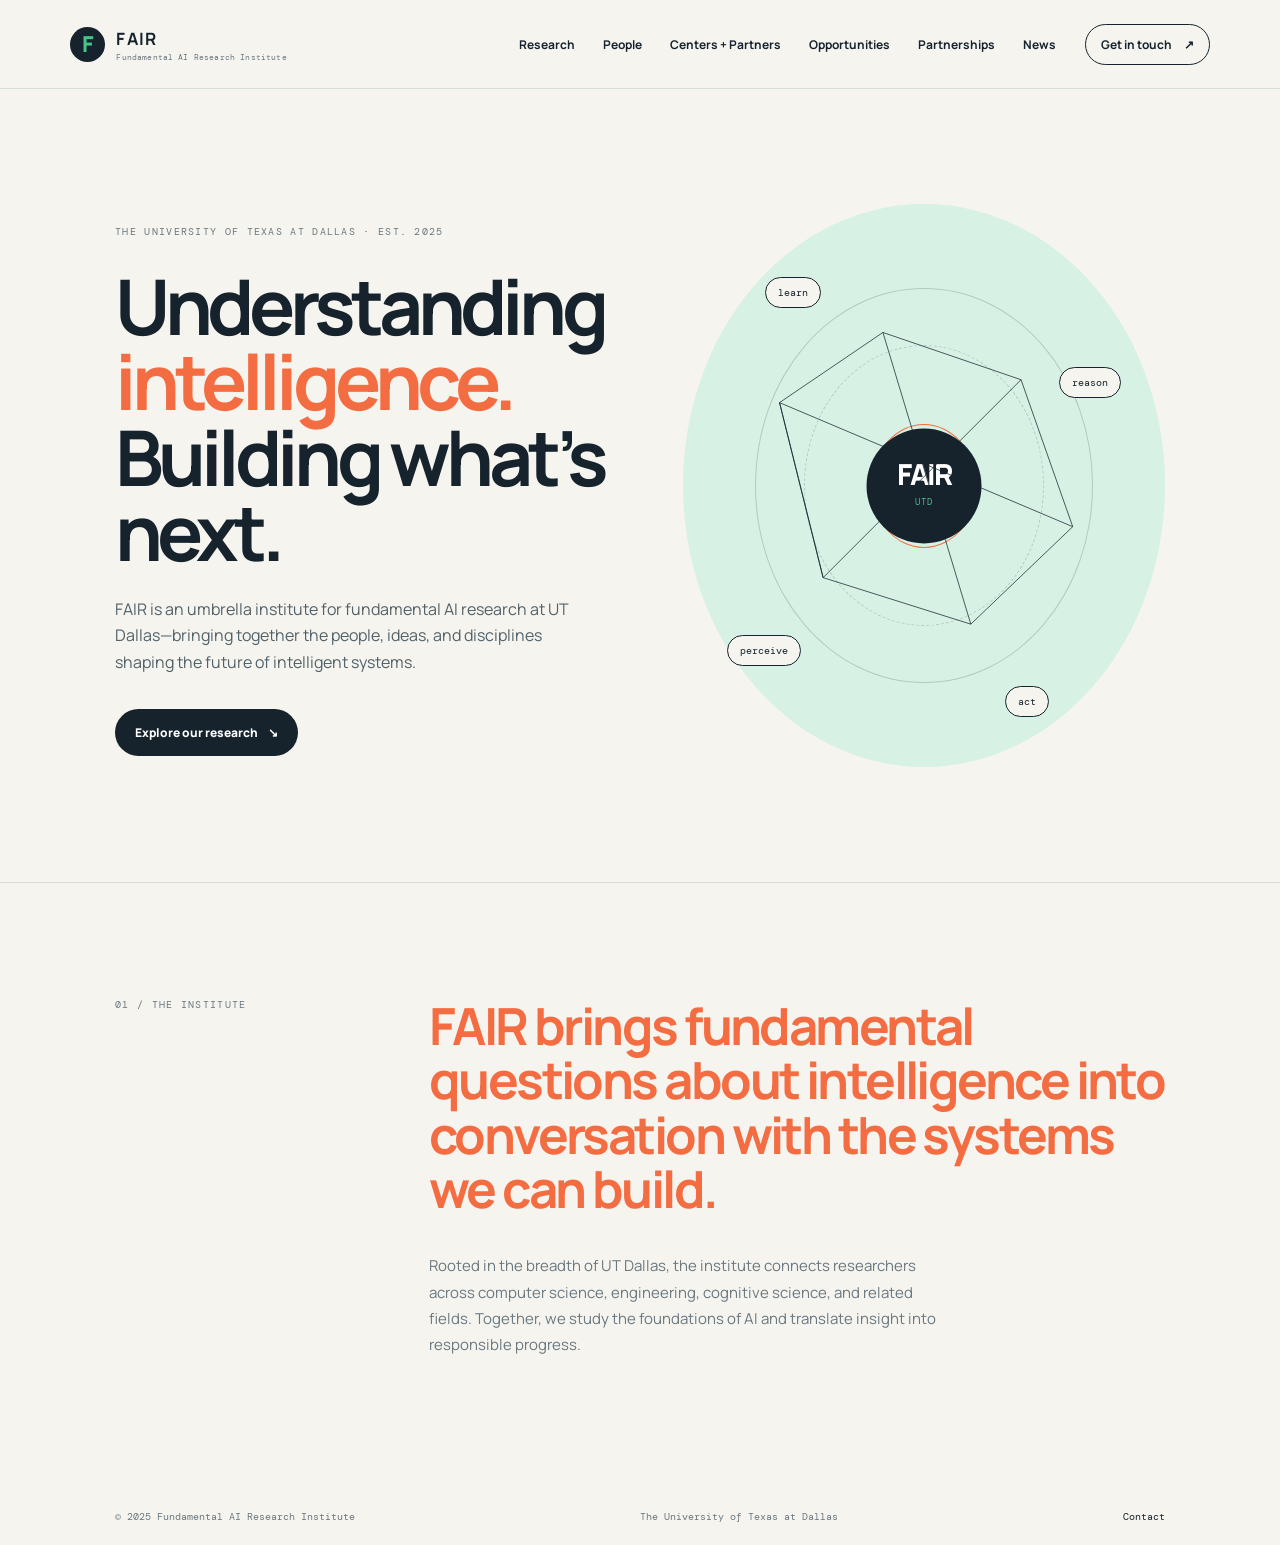
<file: index.html>
<!doctype html>
<html lang="en">
<head>
  <meta charset="UTF-8">
  <meta name="viewport" content="width=device-width, initial-scale=1">
  <meta name="description" content="Fundamental AI Research Institute at The University of Texas at Dallas.">
  <title>Fundamental AI Research Institute — FAIR</title>
  <link rel="preconnect" href="https://fonts.googleapis.com">
  <link rel="preconnect" href="https://fonts.gstatic.com" crossorigin>
  <link href="https://fonts.googleapis.com/css2?family=DM+Mono:wght@400;500&family=Manrope:wght@400;500;600;700;800&display=swap" rel="stylesheet">
  <link rel="stylesheet" href="styles.css">
</head>
<body>
  <div class="site-shell">
    <header class="topbar">
      <a class="brand" href="index.html" aria-label="FAIR home">
        <span class="brand-mark">F</span>
        <span><strong>FAIR</strong><small>Fundamental AI Research Institute</small></span>
      </a>
      <button class="menu-toggle" aria-label="Toggle menu" aria-expanded="false"><span></span><span></span></button>
      <nav class="nav" aria-label="Main navigation">
      <a href="research.html">Research </a>
      <a href="people.html">People </a>
      <a href="centers.html">Centers + Partners </a>
      <a href="opportunities.html">Opportunities </a>
      <a href="partnerships.html">Partnerships </a>
      <a href="news.html">News </a>
      <a class="nav-contact" href="contact.html">Get in touch <span>↗</span></a>
      </nav>
    </header>
    <main>
<section class="hero page-section" id="home">
  <div class="hero-copy">
    <p class="eyebrow">The University of Texas at Dallas · Est. 2025</p>
    <h1>Understanding<br><em>intelligence.</em><br>Building what’s next.</h1>
    <p class="hero-intro">FAIR is an umbrella institute for fundamental AI research at UT Dallas—bringing together the people, ideas, and disciplines shaping the future of intelligent systems.</p>
    <a class="button button-dark" href="research.html">Explore our research <span>↘</span></a>
  </div>
  <div class="hero-visual"><div class="orbit orbit-one"></div><div class="orbit orbit-two"></div><div class="orbit orbit-three"></div><div class="core">FAIR<span>UTD</span></div><span class="node node-a">learn</span><span class="node node-b">reason</span><span class="node node-c">perceive</span><span class="node node-d">act</span><svg class="constellation" viewBox="0 0 600 600" aria-hidden="true"><path d="M105 187L245 92 432 156 502 355 364 487 164 424zM245 92l119 395M432 156L164 424M105 187l397 168M105 187l59 237" /></svg></div>
</section>
<section class="statement page-section">
  <div class="section-label">01 / The institute</div>
  <div class="statement-content"><p class="display-copy">FAIR brings fundamental questions about intelligence into conversation with the systems we can build.</p><p class="body-copy">Rooted in the breadth of UT Dallas, the institute connects researchers across computer science, engineering, cognitive science, and related fields. Together, we study the foundations of AI and translate insight into responsible progress.</p></div>
</section>

    </main>
    <footer class="footer">
      <span>© 2025 Fundamental AI Research Institute</span>
      <span>The University of Texas at Dallas</span>
      <a href="contact.html">Contact</a>
    </footer>
  </div>
  <script src="app.js"></script>
</body>
</html>
</file>
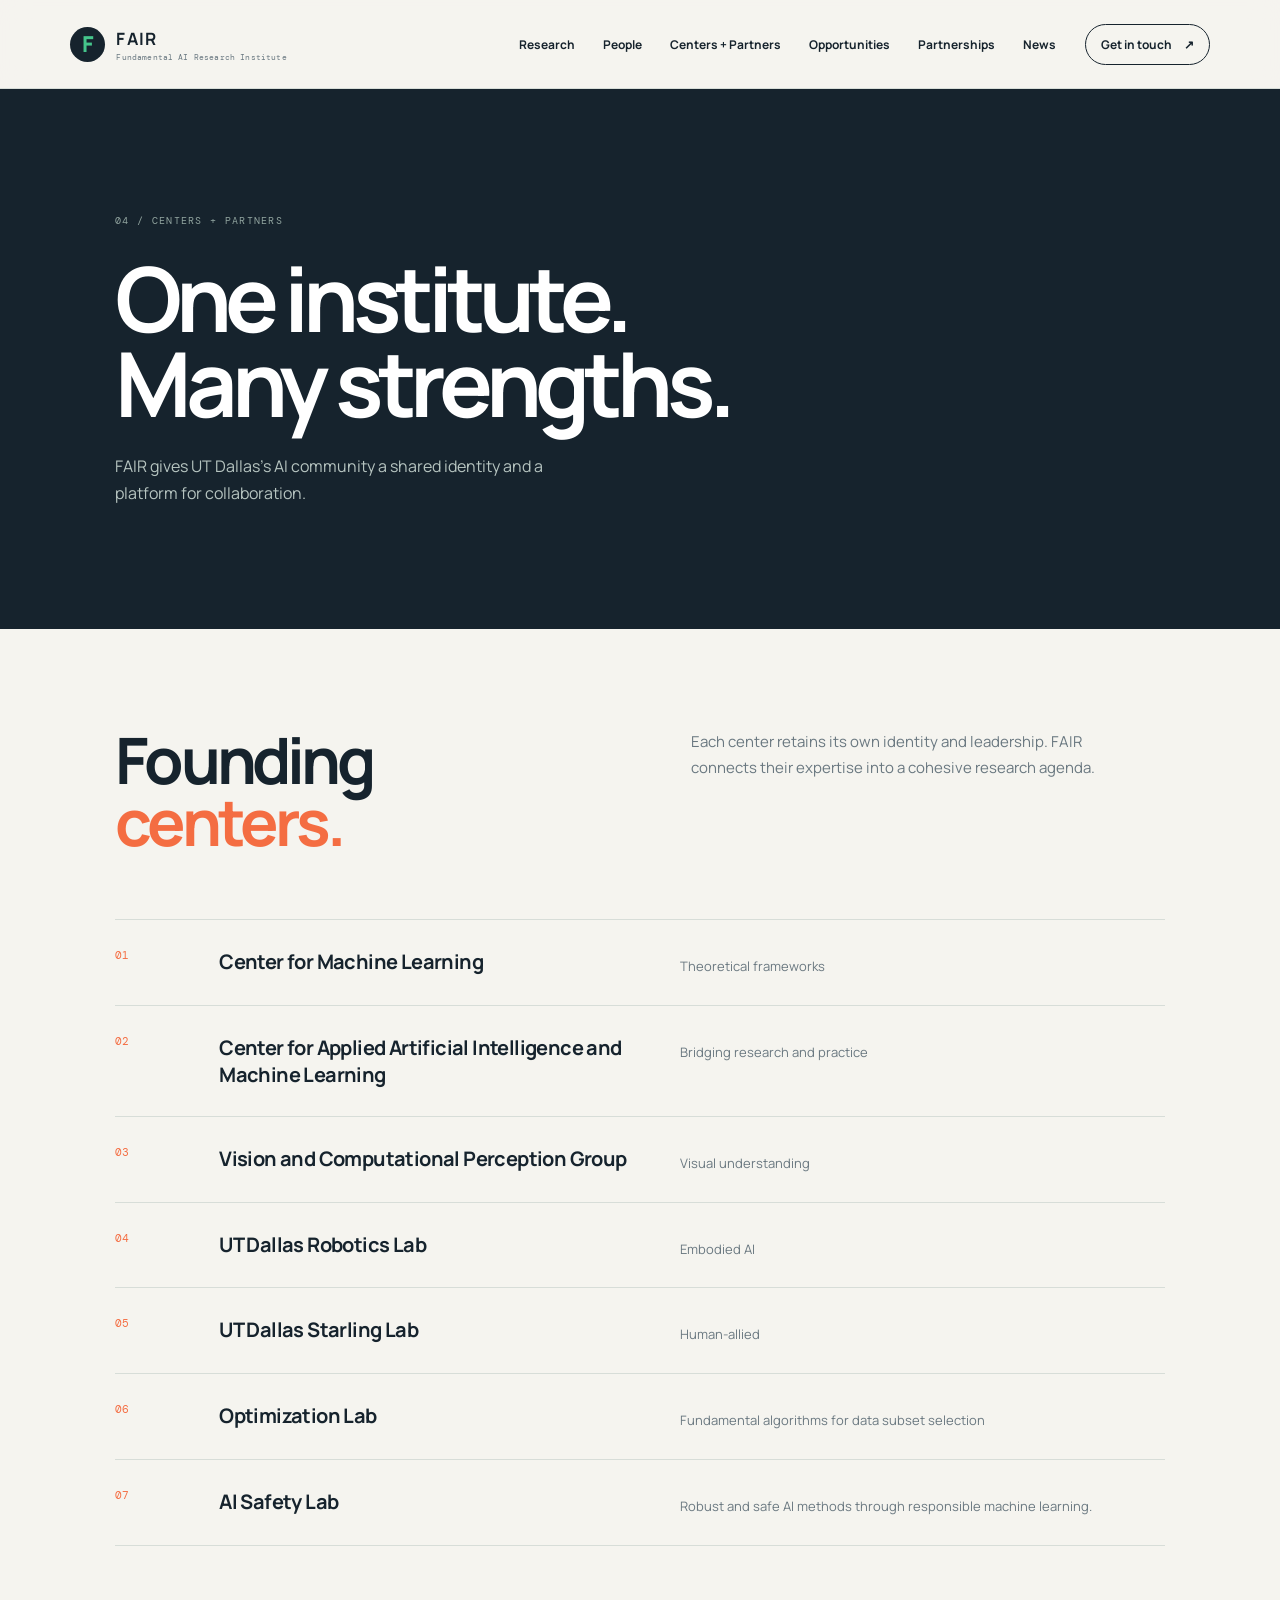
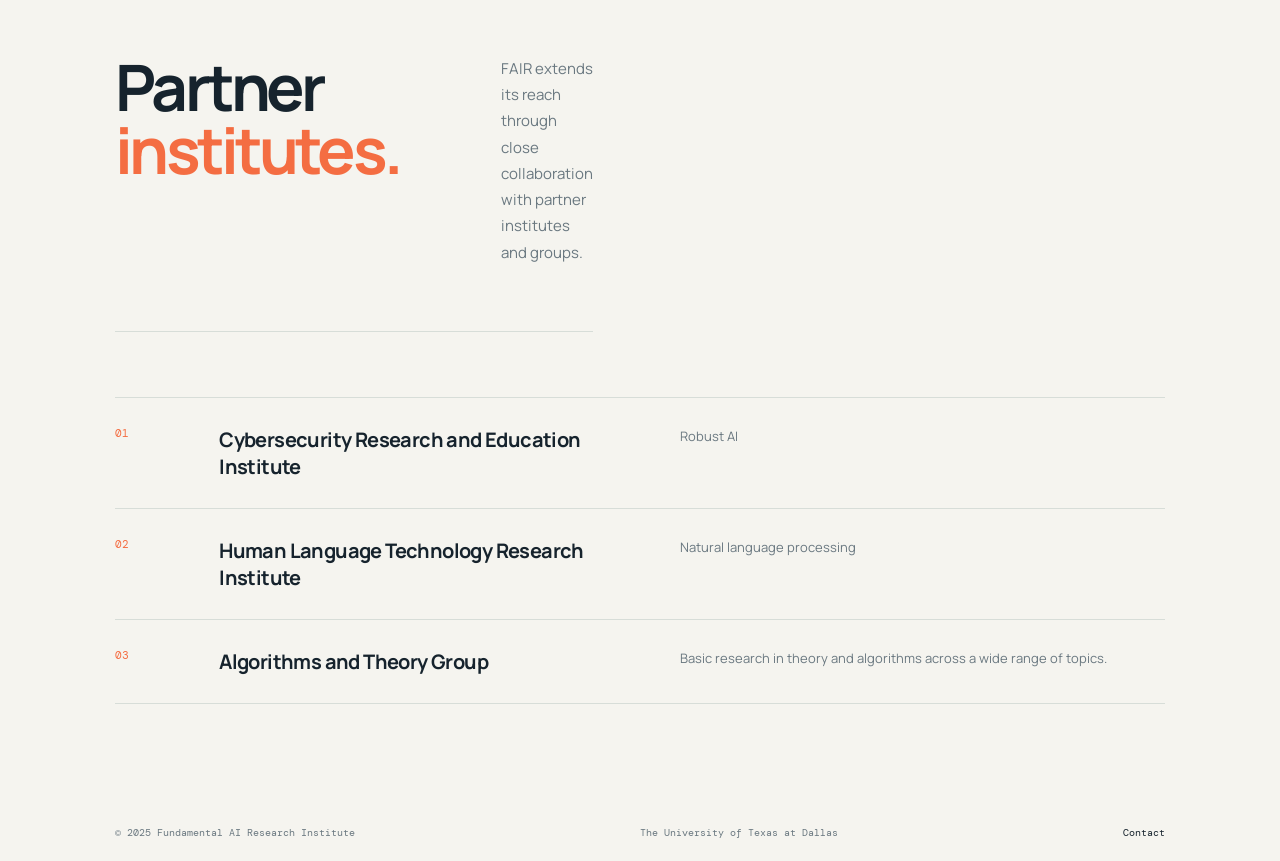
<file: centers.html>
<!doctype html>
<html lang="en">
<head>
  <meta charset="UTF-8">
  <meta name="viewport" content="width=device-width, initial-scale=1">
  <meta name="description" content="Fundamental AI Research Institute at The University of Texas at Dallas.">
  <title>Centers + Partners — FAIR</title>
  <link rel="preconnect" href="https://fonts.googleapis.com">
  <link rel="preconnect" href="https://fonts.gstatic.com" crossorigin>
  <link href="https://fonts.googleapis.com/css2?family=DM+Mono:wght@400;500&family=Manrope:wght@400;500;600;700;800&display=swap" rel="stylesheet">
  <link rel="stylesheet" href="styles.css">
</head>
<body>
  <div class="site-shell">
    <header class="topbar">
      <a class="brand" href="index.html" aria-label="FAIR home">
        <span class="brand-mark">F</span>
        <span><strong>FAIR</strong><small>Fundamental AI Research Institute</small></span>
      </a>
      <button class="menu-toggle" aria-label="Toggle menu" aria-expanded="false"><span></span><span></span></button>
      <nav class="nav" aria-label="Main navigation">
      <a href="research.html">Research </a>
      <a href="people.html">People </a>
      <a class="active" href="centers.html">Centers + Partners </a>
      <a href="opportunities.html">Opportunities </a>
      <a href="partnerships.html">Partnerships </a>
      <a href="news.html">News </a>
      <a class="nav-contact" href="contact.html">Get in touch <span>↗</span></a>
      </nav>
    </header>
    <main>
<section class="subhero compact">
  <div class="section-label">04 / Centers + partners</div>
  <h1>One institute.<br>Many strengths. </h1>
  <p>FAIR gives UT Dallas’s AI community a shared identity and a platform for collaboration.</p>
</section>
<section class="content-page">
  <div class="intro-band">
  <h2>Founding<br><em>centers.</em></h2>
  <p>Each center retains its own identity and leadership. FAIR connects their expertise into a cohesive research agenda.</p>
</div>

  <div class="entity-list"><div><span>01</span><h3>Center for Machine Learning</h3><p>Theoretical frameworks</p></div><div><span>02</span><h3>Center for Applied Artificial Intelligence and Machine Learning</h3><p>Bridging research and practice</p></div><div><span>03</span><h3>Vision and Computational Perception Group</h3><p>Visual understanding</p></div><div><span>04</span><h3>UT Dallas Robotics Lab</h3><p>Embodied AI</p></div><div><span>05</span><h3>UT Dallas Starling Lab</h3><p>Human-allied</p></div><div><span>06</span><h3>Optimization Lab</h3><p>Fundamental algorithms for data subset selection</p></div><div><span>07</span><h3>AI Safety Lab</h3><p>Robust and safe AI methods through responsible machine learning.</p></div></div>
  <div class="intro-band partner-intro"><div class="intro-band">
  <h2>Partner<br><em>institutes.</em></h2>
  <p>FAIR extends its reach through close collaboration with partner institutes and groups.</p>
</div>
</div>
  <div class="entity-list partner-list"><div><span>01</span><h3>Cybersecurity Research and Education Institute</h3><p>Robust AI</p></div><div><span>02</span><h3>Human Language Technology Research Institute</h3><p>Natural language processing</p></div><div><span>03</span><h3>Algorithms and Theory Group</h3><p>Basic research in theory and algorithms across a wide range of topics.</p></div></div>
</section>

    </main>
    <footer class="footer">
      <span>© 2025 Fundamental AI Research Institute</span>
      <span>The University of Texas at Dallas</span>
      <a href="contact.html">Contact</a>
    </footer>
  </div>
  <script src="app.js"></script>
</body>
</html>
</file>
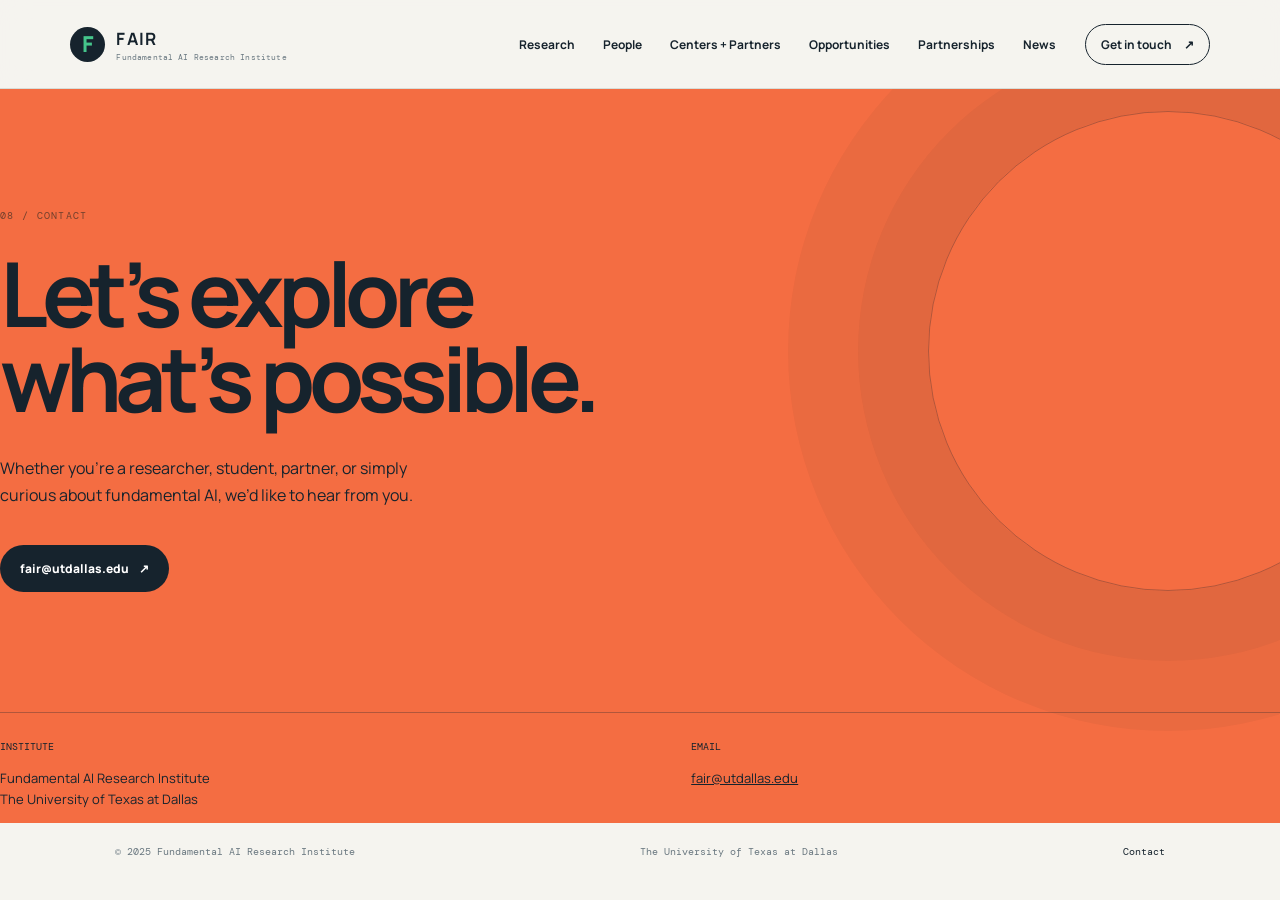
<file: contact.html>
<!doctype html>
<html lang="en">
<head>
  <meta charset="UTF-8">
  <meta name="viewport" content="width=device-width, initial-scale=1">
  <meta name="description" content="Fundamental AI Research Institute at The University of Texas at Dallas.">
  <title>Contact — FAIR</title>
  <link rel="preconnect" href="https://fonts.googleapis.com">
  <link rel="preconnect" href="https://fonts.gstatic.com" crossorigin>
  <link href="https://fonts.googleapis.com/css2?family=DM+Mono:wght@400;500&family=Manrope:wght@400;500;600;700;800&display=swap" rel="stylesheet">
  <link rel="stylesheet" href="styles.css">
</head>
<body>
  <div class="site-shell">
    <header class="topbar">
      <a class="brand" href="index.html" aria-label="FAIR home">
        <span class="brand-mark">F</span>
        <span><strong>FAIR</strong><small>Fundamental AI Research Institute</small></span>
      </a>
      <button class="menu-toggle" aria-label="Toggle menu" aria-expanded="false"><span></span><span></span></button>
      <nav class="nav" aria-label="Main navigation">
      <a href="research.html">Research </a>
      <a href="people.html">People </a>
      <a href="centers.html">Centers + Partners </a>
      <a href="opportunities.html">Opportunities </a>
      <a href="partnerships.html">Partnerships </a>
      <a href="news.html">News </a>
      <a class="nav-contact" href="contact.html">Get in touch <span>↗</span></a>
      </nav>
    </header>
    <main>
<section class="contact contact-page">
  <div class="contact-orb" aria-hidden="true"></div><div class="section-label">08 / Contact</div>
  <h1>Let’s explore<br><em>what’s possible.</em></h1>
  <p>Whether you’re a researcher, student, partner, or simply curious about fundamental AI, we’d like to hear from you.</p>
  <a class="button button-light" href="mailto:fair@utdallas.edu">fair@utdallas.edu <span>↗</span></a>
  <div class="contact-details"><div><span>Institute</span><p>Fundamental AI Research Institute<br>The University of Texas at Dallas</p></div><div><span>Email</span><p><a href="mailto:fair@utdallas.edu">fair@utdallas.edu</a></p></div></div>
</section>

    </main>
    <footer class="footer">
      <span>© 2025 Fundamental AI Research Institute</span>
      <span>The University of Texas at Dallas</span>
      <a href="contact.html">Contact</a>
    </footer>
  </div>
  <script src="app.js"></script>
</body>
</html>
</file>
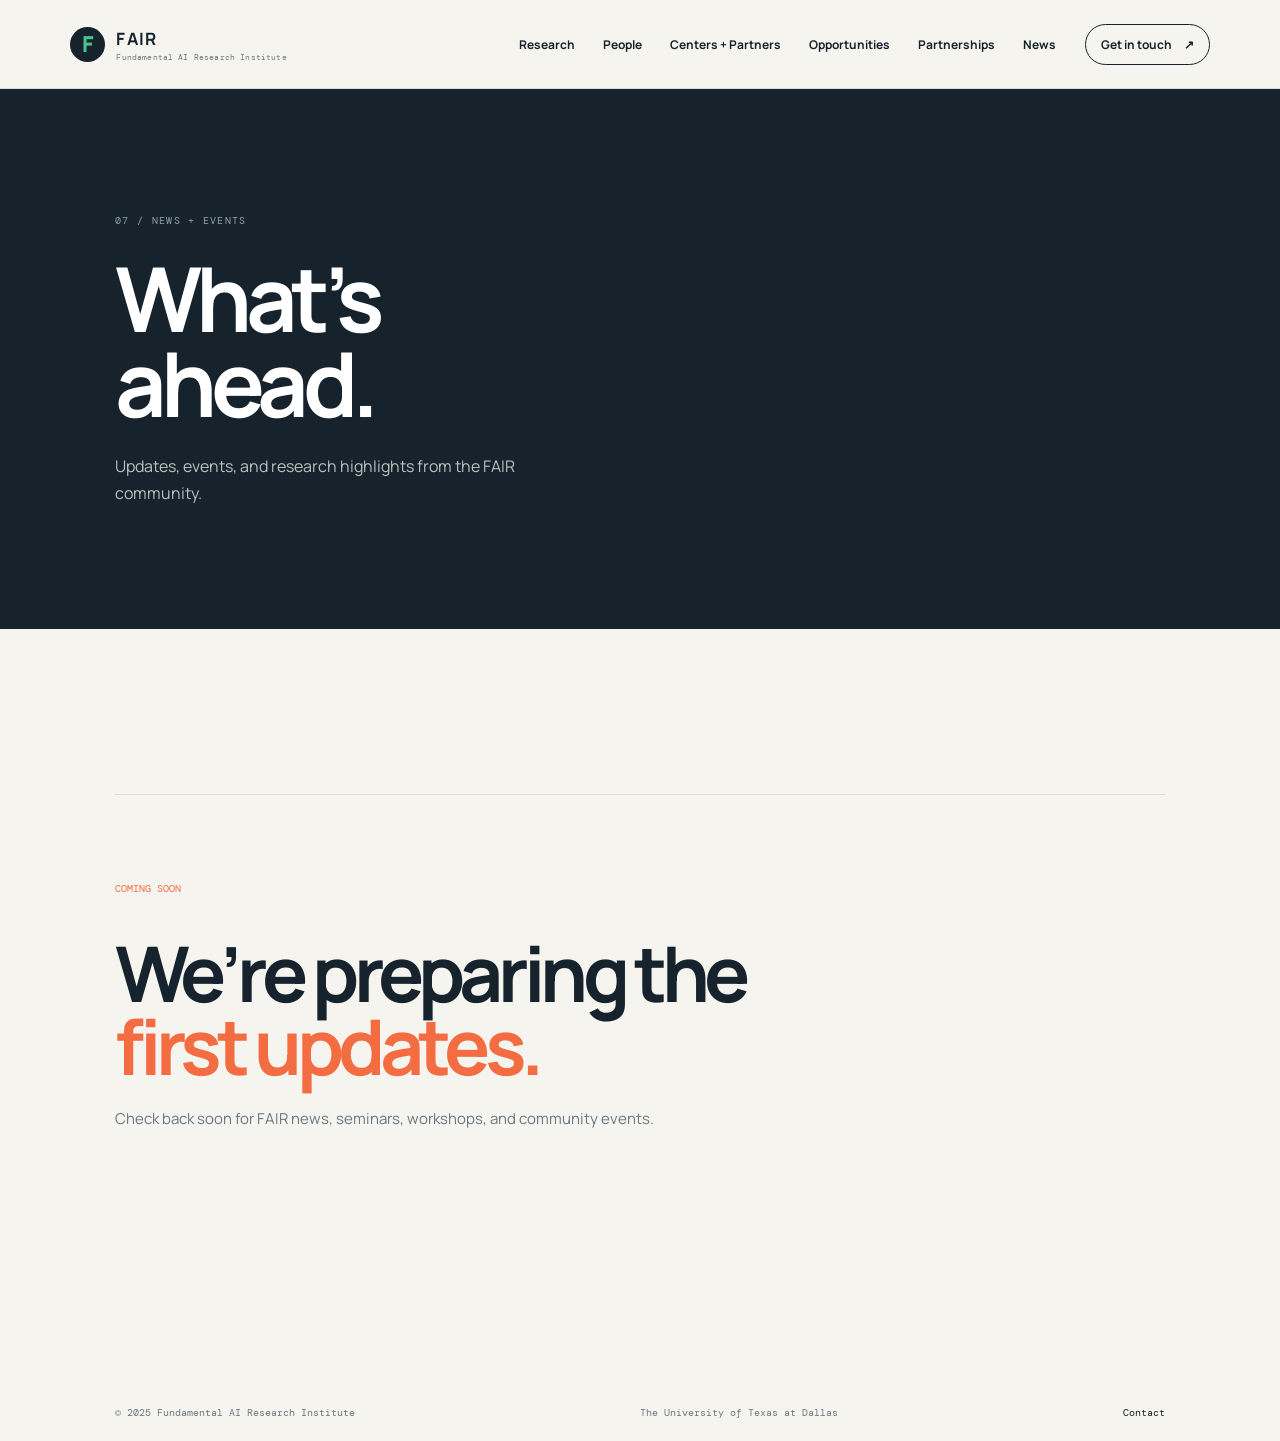
<file: news.html>
<!doctype html>
<html lang="en">
<head>
  <meta charset="UTF-8">
  <meta name="viewport" content="width=device-width, initial-scale=1">
  <meta name="description" content="Fundamental AI Research Institute at The University of Texas at Dallas.">
  <title>News + Events — FAIR</title>
  <link rel="preconnect" href="https://fonts.googleapis.com">
  <link rel="preconnect" href="https://fonts.gstatic.com" crossorigin>
  <link href="https://fonts.googleapis.com/css2?family=DM+Mono:wght@400;500&family=Manrope:wght@400;500;600;700;800&display=swap" rel="stylesheet">
  <link rel="stylesheet" href="styles.css">
</head>
<body>
  <div class="site-shell">
    <header class="topbar">
      <a class="brand" href="index.html" aria-label="FAIR home">
        <span class="brand-mark">F</span>
        <span><strong>FAIR</strong><small>Fundamental AI Research Institute</small></span>
      </a>
      <button class="menu-toggle" aria-label="Toggle menu" aria-expanded="false"><span></span><span></span></button>
      <nav class="nav" aria-label="Main navigation">
      <a href="research.html">Research </a>
      <a href="people.html">People </a>
      <a href="centers.html">Centers + Partners </a>
      <a href="opportunities.html">Opportunities </a>
      <a href="partnerships.html">Partnerships </a>
      <a class="active" href="news.html">News </a>
      <a class="nav-contact" href="contact.html">Get in touch <span>↗</span></a>
      </nav>
    </header>
    <main>
<section class="subhero compact">
  <div class="section-label">07 / News + events</div>
  <h1>What’s<br>ahead. </h1>
  <p>Updates, events, and research highlights from the FAIR community.</p>
</section>
<section class="content-page"><div class="empty-news large-empty"><span>Coming soon</span><h2>We’re preparing the<br><em>first updates.</em></h2><p>Check back soon for FAIR news, seminars, workshops, and community events.</p></div></section>

    </main>
    <footer class="footer">
      <span>© 2025 Fundamental AI Research Institute</span>
      <span>The University of Texas at Dallas</span>
      <a href="contact.html">Contact</a>
    </footer>
  </div>
  <script src="app.js"></script>
</body>
</html>
</file>
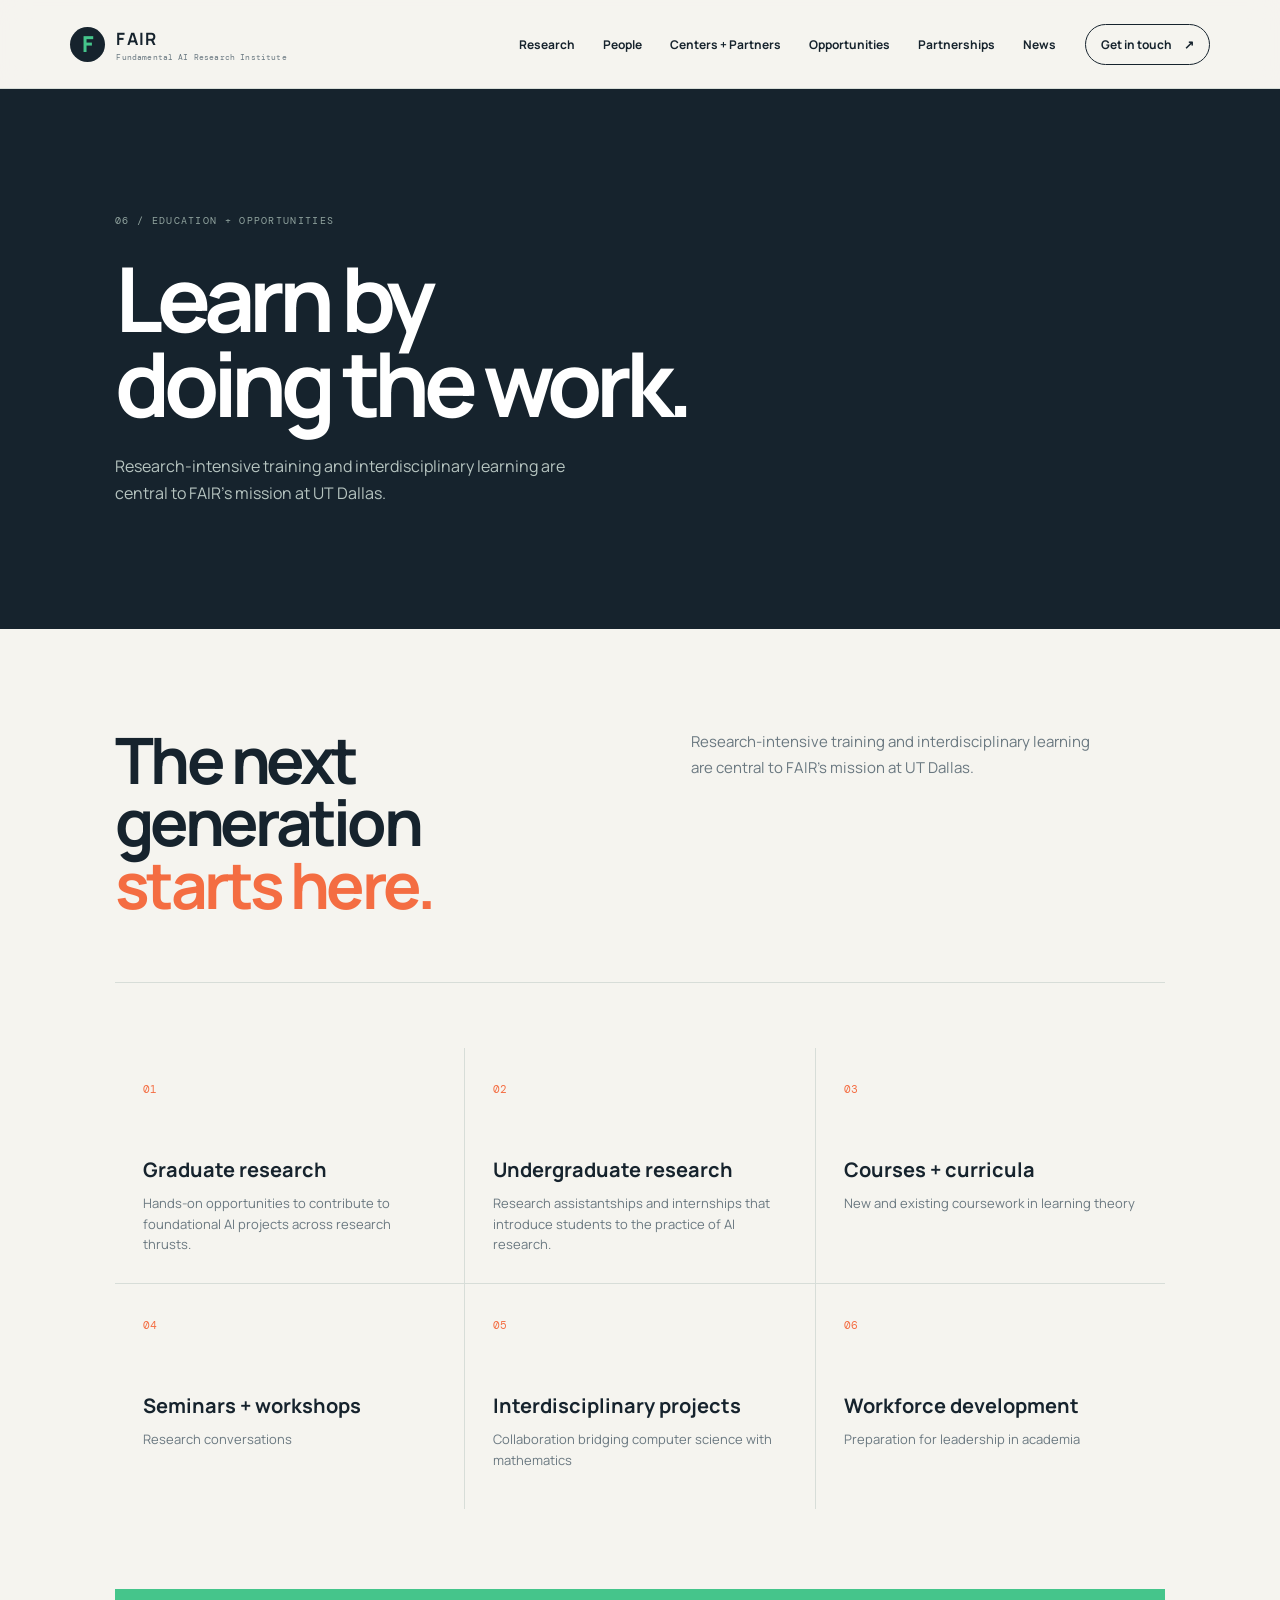
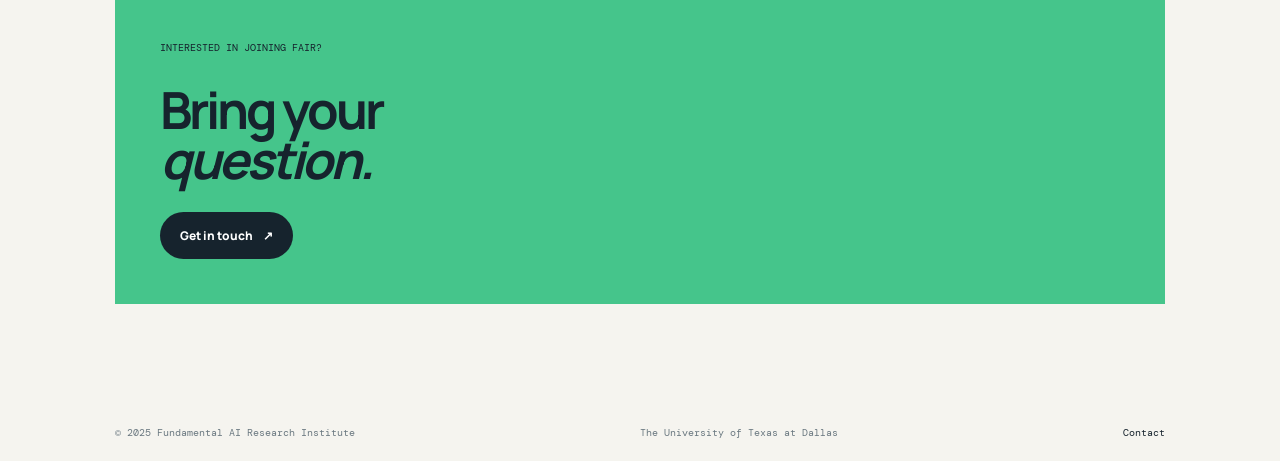
<file: opportunities.html>
<!doctype html>
<html lang="en">
<head>
  <meta charset="UTF-8">
  <meta name="viewport" content="width=device-width, initial-scale=1">
  <meta name="description" content="Fundamental AI Research Institute at The University of Texas at Dallas.">
  <title>Education + Opportunities — FAIR</title>
  <link rel="preconnect" href="https://fonts.googleapis.com">
  <link rel="preconnect" href="https://fonts.gstatic.com" crossorigin>
  <link href="https://fonts.googleapis.com/css2?family=DM+Mono:wght@400;500&family=Manrope:wght@400;500;600;700;800&display=swap" rel="stylesheet">
  <link rel="stylesheet" href="styles.css">
</head>
<body>
  <div class="site-shell">
    <header class="topbar">
      <a class="brand" href="index.html" aria-label="FAIR home">
        <span class="brand-mark">F</span>
        <span><strong>FAIR</strong><small>Fundamental AI Research Institute</small></span>
      </a>
      <button class="menu-toggle" aria-label="Toggle menu" aria-expanded="false"><span></span><span></span></button>
      <nav class="nav" aria-label="Main navigation">
      <a href="research.html">Research </a>
      <a href="people.html">People </a>
      <a href="centers.html">Centers + Partners </a>
      <a class="active" href="opportunities.html">Opportunities </a>
      <a href="partnerships.html">Partnerships </a>
      <a href="news.html">News </a>
      <a class="nav-contact" href="contact.html">Get in touch <span>↗</span></a>
      </nav>
    </header>
    <main>
<section class="subhero compact">
  <div class="section-label">06 / Education + opportunities</div>
  <h1>Learn by<br>doing the work. </h1>
  <p>Research-intensive training and interdisciplinary learning are central to FAIR’s mission at UT Dallas.</p>
</section>
<section class="content-page">
  <div class="intro-band">
  <h2>The next generation<br><em>starts here.</em></h2>
  <p>Research-intensive training and interdisciplinary learning are central to FAIR’s mission at UT Dallas.</p>
</div>

  <div class="opportunity-cards"><article><span>01</span><h3>Graduate research</h3><p>Hands-on opportunities to contribute to foundational AI projects across research thrusts.</p></article><article><span>02</span><h3>Undergraduate research</h3><p>Research assistantships and internships that introduce students to the practice of AI research.</p></article><article><span>03</span><h3>Courses + curricula</h3><p>New and existing coursework in learning theory</p></article><article><span>04</span><h3>Seminars + workshops</h3><p>Research conversations</p></article><article><span>05</span><h3>Interdisciplinary projects</h3><p>Collaboration bridging computer science with mathematics</p></article><article><span>06</span><h3>Workforce development</h3><p>Preparation for leadership in academia</p></article></div>
  <div class="callout"><span>Interested in joining FAIR?</span><h2>Bring your<br><em>question.</em></h2><a class="button button-dark" href="contact.html">Get in touch <span>↗</span></a></div>
</section>

    </main>
    <footer class="footer">
      <span>© 2025 Fundamental AI Research Institute</span>
      <span>The University of Texas at Dallas</span>
      <a href="contact.html">Contact</a>
    </footer>
  </div>
  <script src="app.js"></script>
</body>
</html>
</file>
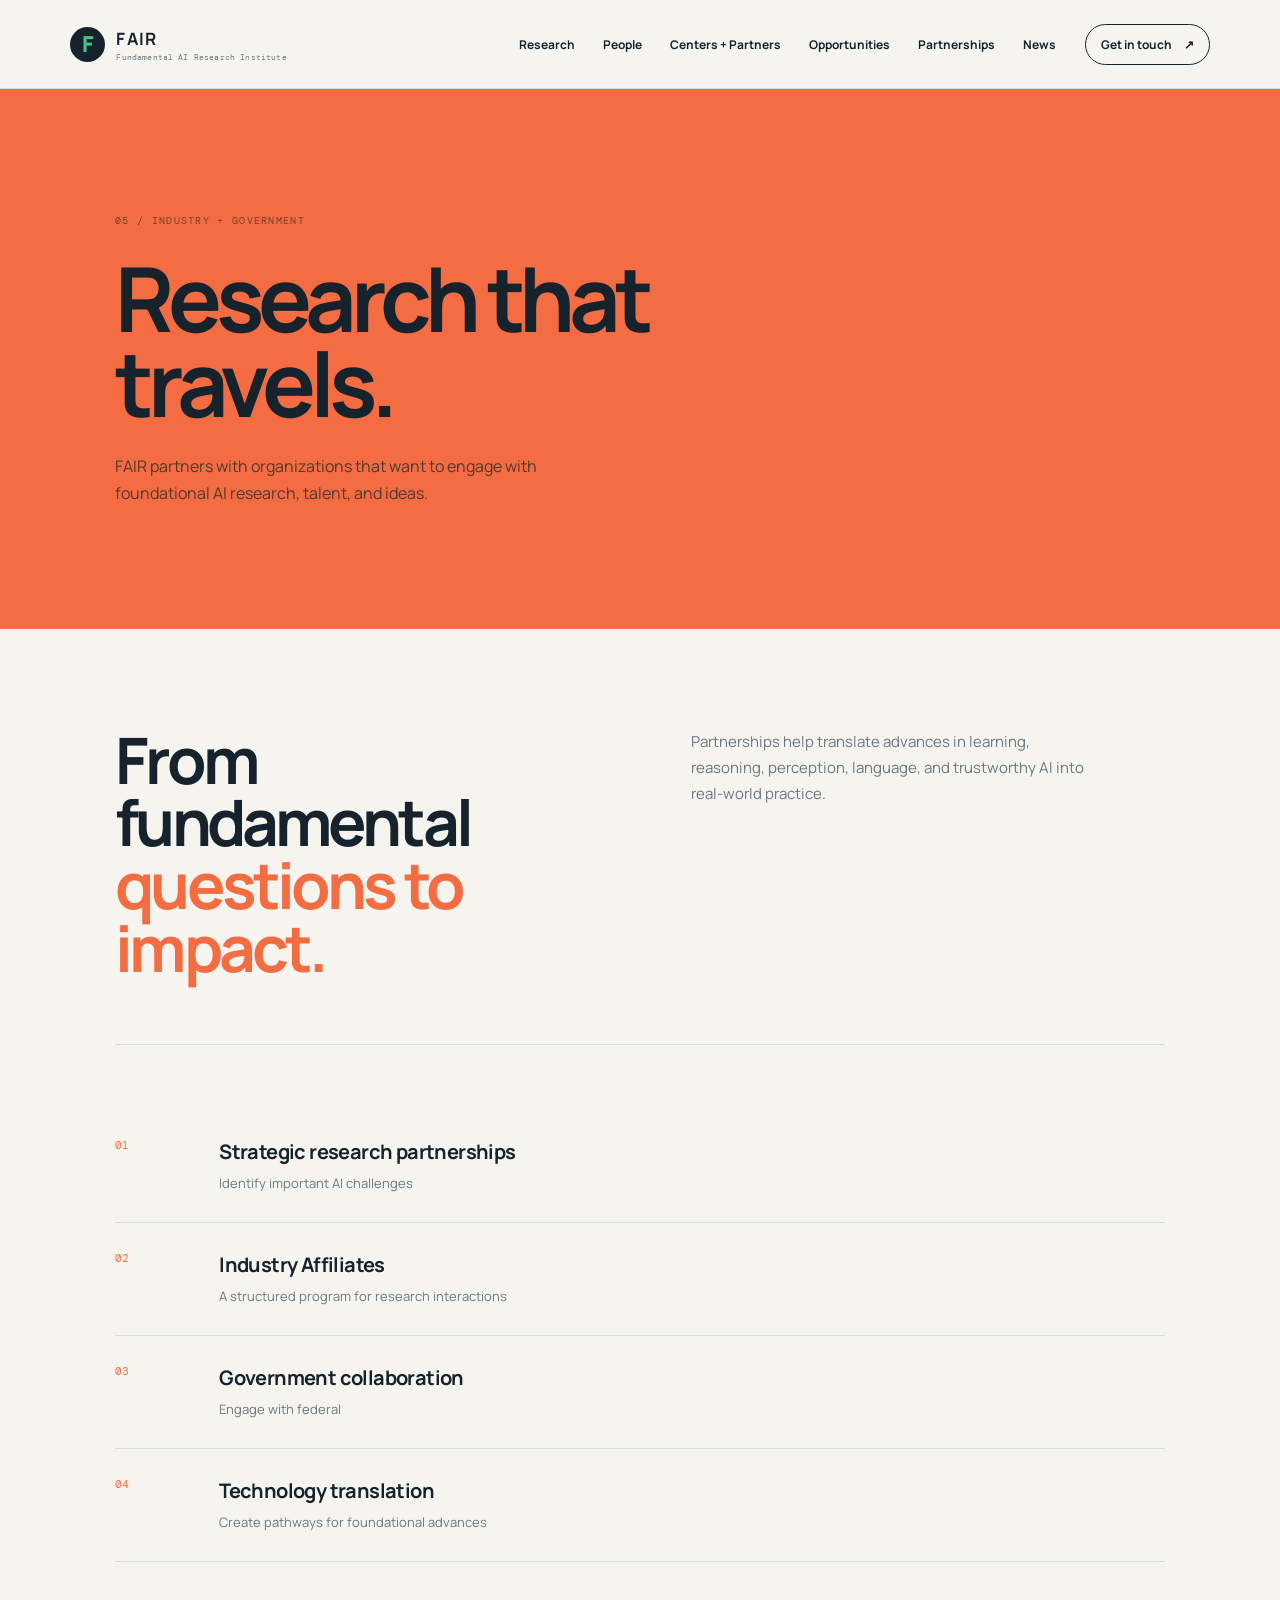
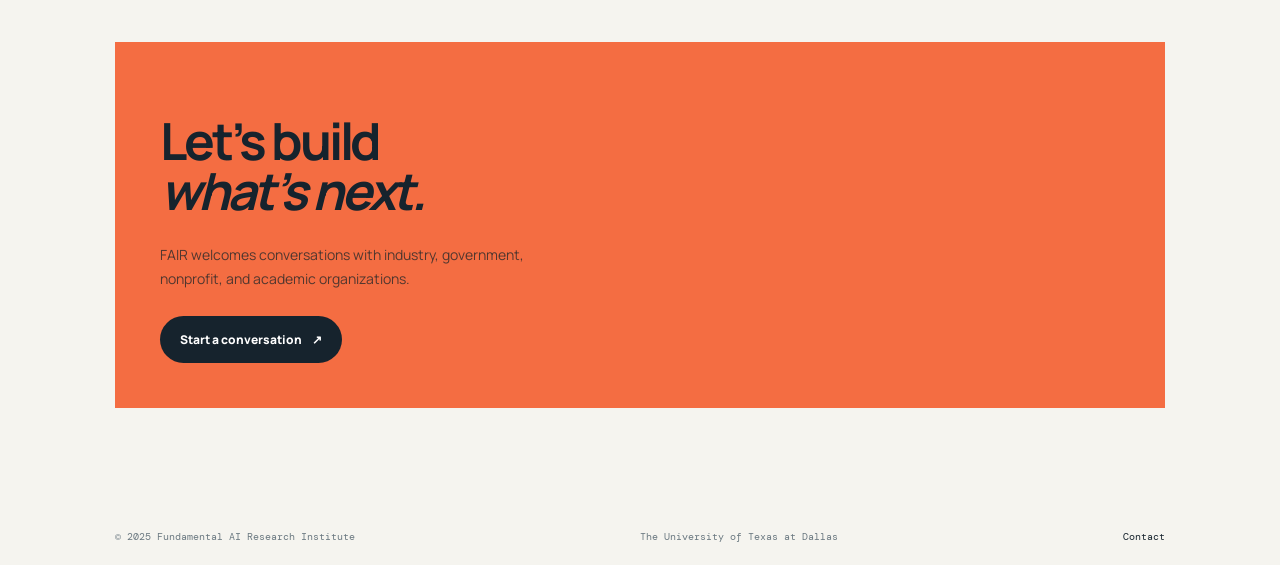
<file: partnerships.html>
<!doctype html>
<html lang="en">
<head>
  <meta charset="UTF-8">
  <meta name="viewport" content="width=device-width, initial-scale=1">
  <meta name="description" content="Fundamental AI Research Institute at The University of Texas at Dallas.">
  <title>Industry + Government — FAIR</title>
  <link rel="preconnect" href="https://fonts.googleapis.com">
  <link rel="preconnect" href="https://fonts.gstatic.com" crossorigin>
  <link href="https://fonts.googleapis.com/css2?family=DM+Mono:wght@400;500&family=Manrope:wght@400;500;600;700;800&display=swap" rel="stylesheet">
  <link rel="stylesheet" href="styles.css">
</head>
<body>
  <div class="site-shell">
    <header class="topbar">
      <a class="brand" href="index.html" aria-label="FAIR home">
        <span class="brand-mark">F</span>
        <span><strong>FAIR</strong><small>Fundamental AI Research Institute</small></span>
      </a>
      <button class="menu-toggle" aria-label="Toggle menu" aria-expanded="false"><span></span><span></span></button>
      <nav class="nav" aria-label="Main navigation">
      <a href="research.html">Research </a>
      <a href="people.html">People </a>
      <a href="centers.html">Centers + Partners </a>
      <a href="opportunities.html">Opportunities </a>
      <a class="active" href="partnerships.html">Partnerships </a>
      <a href="news.html">News </a>
      <a class="nav-contact" href="contact.html">Get in touch <span>↗</span></a>
      </nav>
    </header>
    <main>
<section class="subhero compact orange-hero">
  <div class="section-label">05 / Industry + government</div>
  <h1>Research that<br>travels. </h1>
  <p>FAIR partners with organizations that want to engage with foundational AI research, talent, and ideas.</p>
</section>
<section class="content-page">
  <div class="intro-band">
  <h2>From fundamental<br><em>questions to impact.</em></h2>
  <p>Partnerships help translate advances in learning, reasoning, perception, language, and trustworthy AI into real-world practice.</p>
</div>

  <div class="partnership-rows"><div><span>01</span><div><h3>Strategic research partnerships</h3><p>Identify important AI challenges</p></div></div><div><span>02</span><div><h3>Industry Affiliates</h3><p>A structured program for research interactions</p></div></div><div><span>03</span><div><h3>Government collaboration</h3><p>Engage with federal</p></div></div><div><span>04</span><div><h3>Technology translation</h3><p>Create pathways for foundational advances</p></div></div></div>
  <div class="application-band"><h2>Let’s build<br><em>what’s next.</em></h2><p>FAIR welcomes conversations with industry, government, nonprofit, and academic organizations.</p><a class="button button-dark" href="contact.html">Start a conversation <span>↗</span></a></div>
</section>

    </main>
    <footer class="footer">
      <span>© 2025 Fundamental AI Research Institute</span>
      <span>The University of Texas at Dallas</span>
      <a href="contact.html">Contact</a>
    </footer>
  </div>
  <script src="app.js"></script>
</body>
</html>
</file>
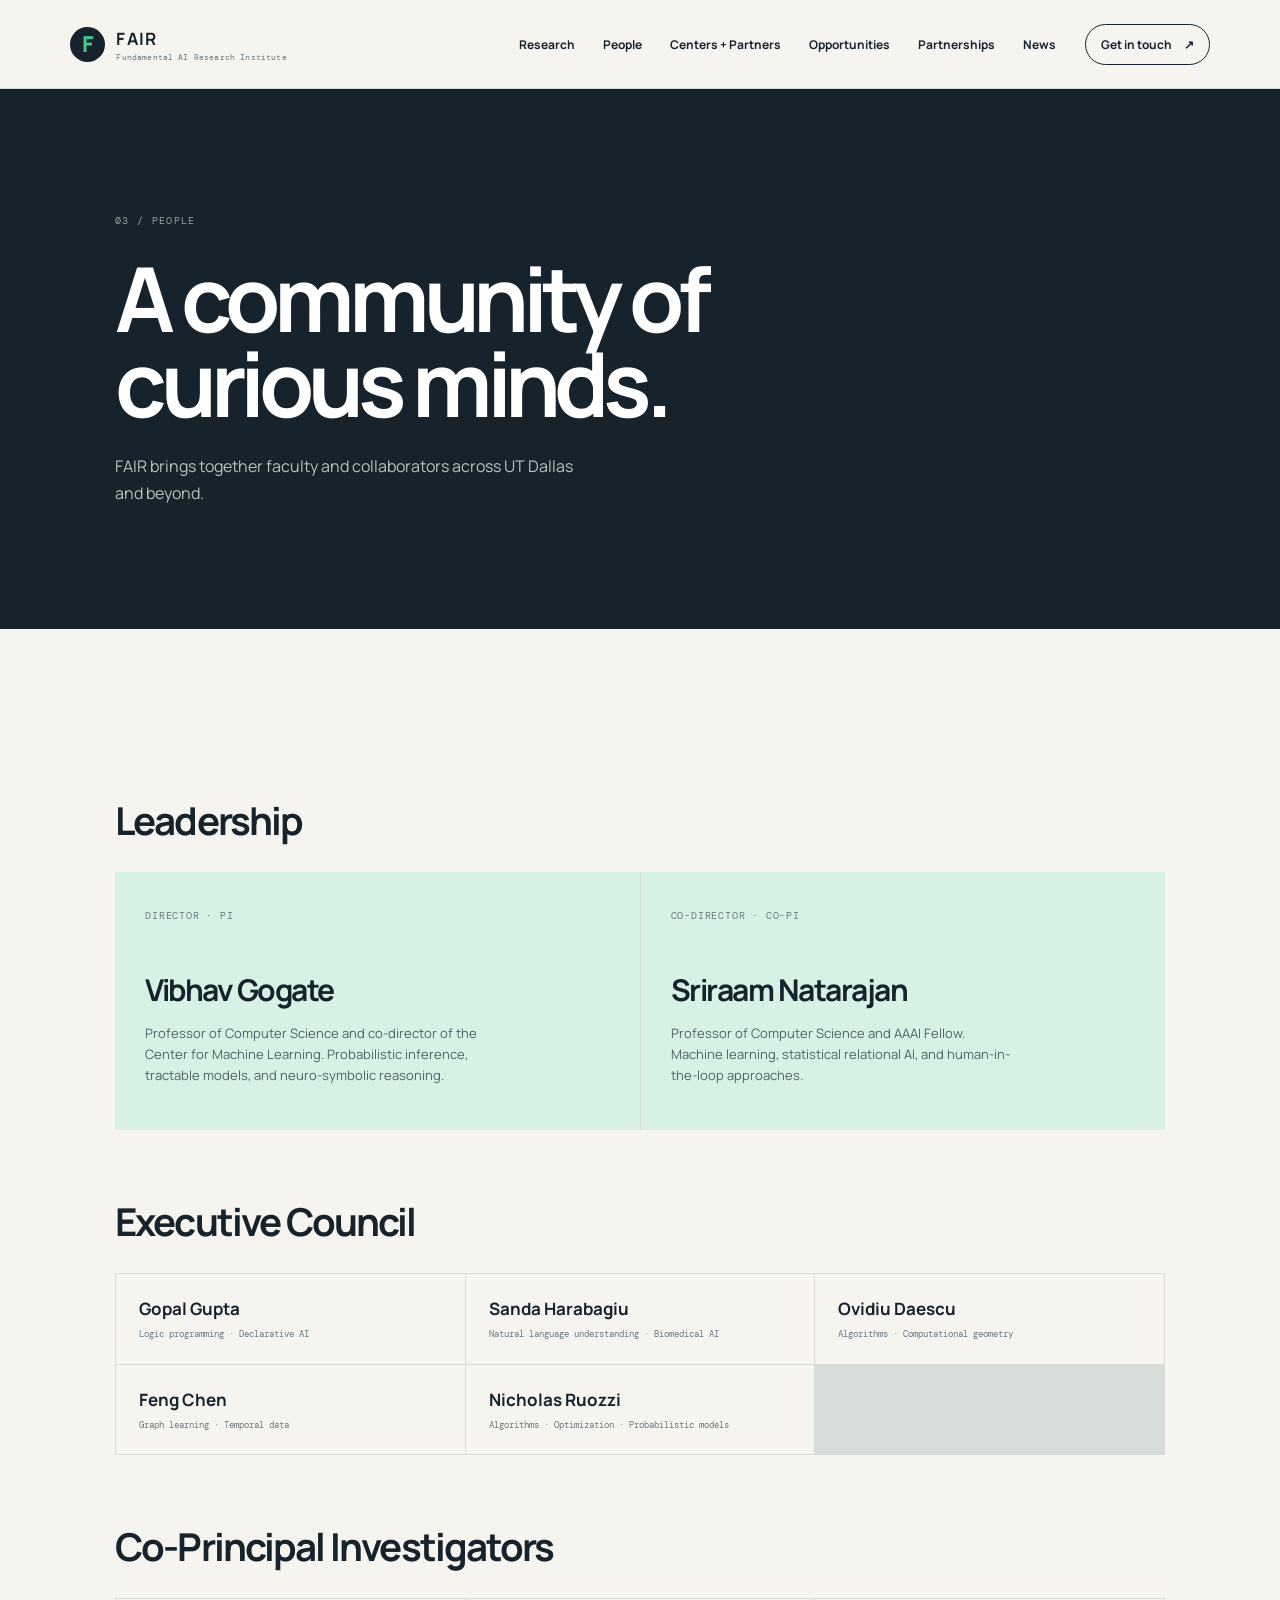
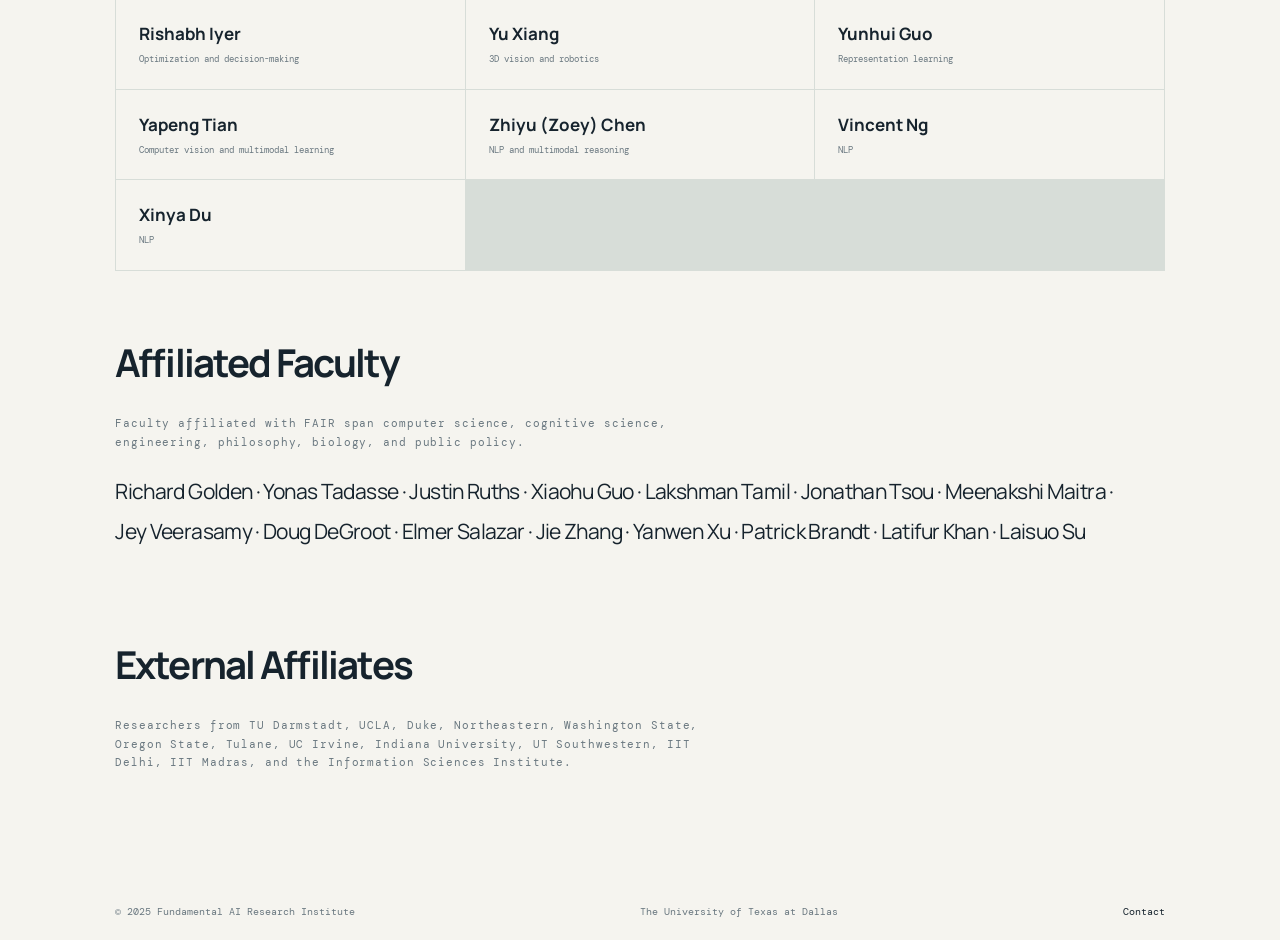
<file: people.html>
<!doctype html>
<html lang="en">
<head>
  <meta charset="UTF-8">
  <meta name="viewport" content="width=device-width, initial-scale=1">
  <meta name="description" content="Fundamental AI Research Institute at The University of Texas at Dallas.">
  <title>People — FAIR</title>
  <link rel="preconnect" href="https://fonts.googleapis.com">
  <link rel="preconnect" href="https://fonts.gstatic.com" crossorigin>
  <link href="https://fonts.googleapis.com/css2?family=DM+Mono:wght@400;500&family=Manrope:wght@400;500;600;700;800&display=swap" rel="stylesheet">
  <link rel="stylesheet" href="styles.css">
</head>
<body>
  <div class="site-shell">
    <header class="topbar">
      <a class="brand" href="index.html" aria-label="FAIR home">
        <span class="brand-mark">F</span>
        <span><strong>FAIR</strong><small>Fundamental AI Research Institute</small></span>
      </a>
      <button class="menu-toggle" aria-label="Toggle menu" aria-expanded="false"><span></span><span></span></button>
      <nav class="nav" aria-label="Main navigation">
      <a href="research.html">Research </a>
      <a class="active" href="people.html">People </a>
      <a href="centers.html">Centers + Partners </a>
      <a href="opportunities.html">Opportunities </a>
      <a href="partnerships.html">Partnerships </a>
      <a href="news.html">News </a>
      <a class="nav-contact" href="contact.html">Get in touch <span>↗</span></a>
      </nav>
    </header>
    <main>
<section class="subhero compact">
  <div class="section-label">03 / People</div>
  <h1>A community of<br>curious minds. </h1>
  <p>FAIR brings together faculty and collaborators across UT Dallas and beyond.</p>
</section>
<section class="content-page">
  <div class="people-group"><h2>Leadership</h2><div class="profile-grid"><div class="profile featured-profile"><span>Director · PI</span><h3>Vibhav Gogate</h3><p>Professor of Computer Science and co-director of the Center for Machine Learning. Probabilistic inference, tractable models, and neuro-symbolic reasoning.</p></div><div class="profile featured-profile"><span>Co-Director · Co-PI</span><h3>Sriraam Natarajan</h3><p>Professor of Computer Science and AAAI Fellow. Machine learning, statistical relational AI, and human-in-the-loop approaches.</p></div></div></div>
  <div class="people-group"><h2>Executive Council</h2><div class="name-grid"><div><h3>Gopal Gupta</h3><p>Logic programming · Declarative AI</p></div><div><h3>Sanda Harabagiu</h3><p>Natural language understanding · Biomedical AI</p></div><div><h3>Ovidiu Daescu</h3><p>Algorithms · Computational geometry</p></div><div><h3>Feng Chen</h3><p>Graph learning · Temporal data</p></div><div><h3>Nicholas Ruozzi</h3><p>Algorithms · Optimization · Probabilistic models</p></div></div></div>
  <div class="people-group"><h2>Co-Principal Investigators</h2><div class="name-grid co-pis"><div><h3>Rishabh Iyer</h3><p>Optimization and decision-making</p></div><div><h3>Yu Xiang</h3><p>3D vision and robotics</p></div><div><h3>Yunhui Guo</h3><p>Representation learning</p></div><div><h3>Yapeng Tian</h3><p>Computer vision and multimodal learning</p></div><div><h3>Zhiyu (Zoey) Chen</h3><p>NLP and multimodal reasoning</p></div><div><h3>Vincent Ng</h3><p>NLP</p></div><div><h3>Xinya Du</h3><p>NLP</p></div></div></div>
  <div class="people-group"><h2>Affiliated Faculty</h2><p class="group-intro">Faculty affiliated with FAIR span computer science, cognitive science, engineering, philosophy, biology, and public policy.</p><p class="faculty-cloud">Richard Golden · Yonas Tadasse · Justin Ruths · Xiaohu Guo · Lakshman Tamil · Jonathan Tsou · Meenakshi Maitra · Jey Veerasamy · Doug DeGroot · Elmer Salazar · Jie Zhang · Yanwen Xu · Patrick Brandt · Latifur Khan · Laisuo Su</p></div>
  <div class="people-group"><h2>External Affiliates</h2><p class="group-intro">Researchers from TU Darmstadt, UCLA, Duke, Northeastern, Washington State, Oregon State, Tulane, UC Irvine, Indiana University, UT Southwestern, IIT Delhi, IIT Madras, and the Information Sciences Institute.</p></div>
</section>

    </main>
    <footer class="footer">
      <span>© 2025 Fundamental AI Research Institute</span>
      <span>The University of Texas at Dallas</span>
      <a href="contact.html">Contact</a>
    </footer>
  </div>
  <script src="app.js"></script>
</body>
</html>
</file>
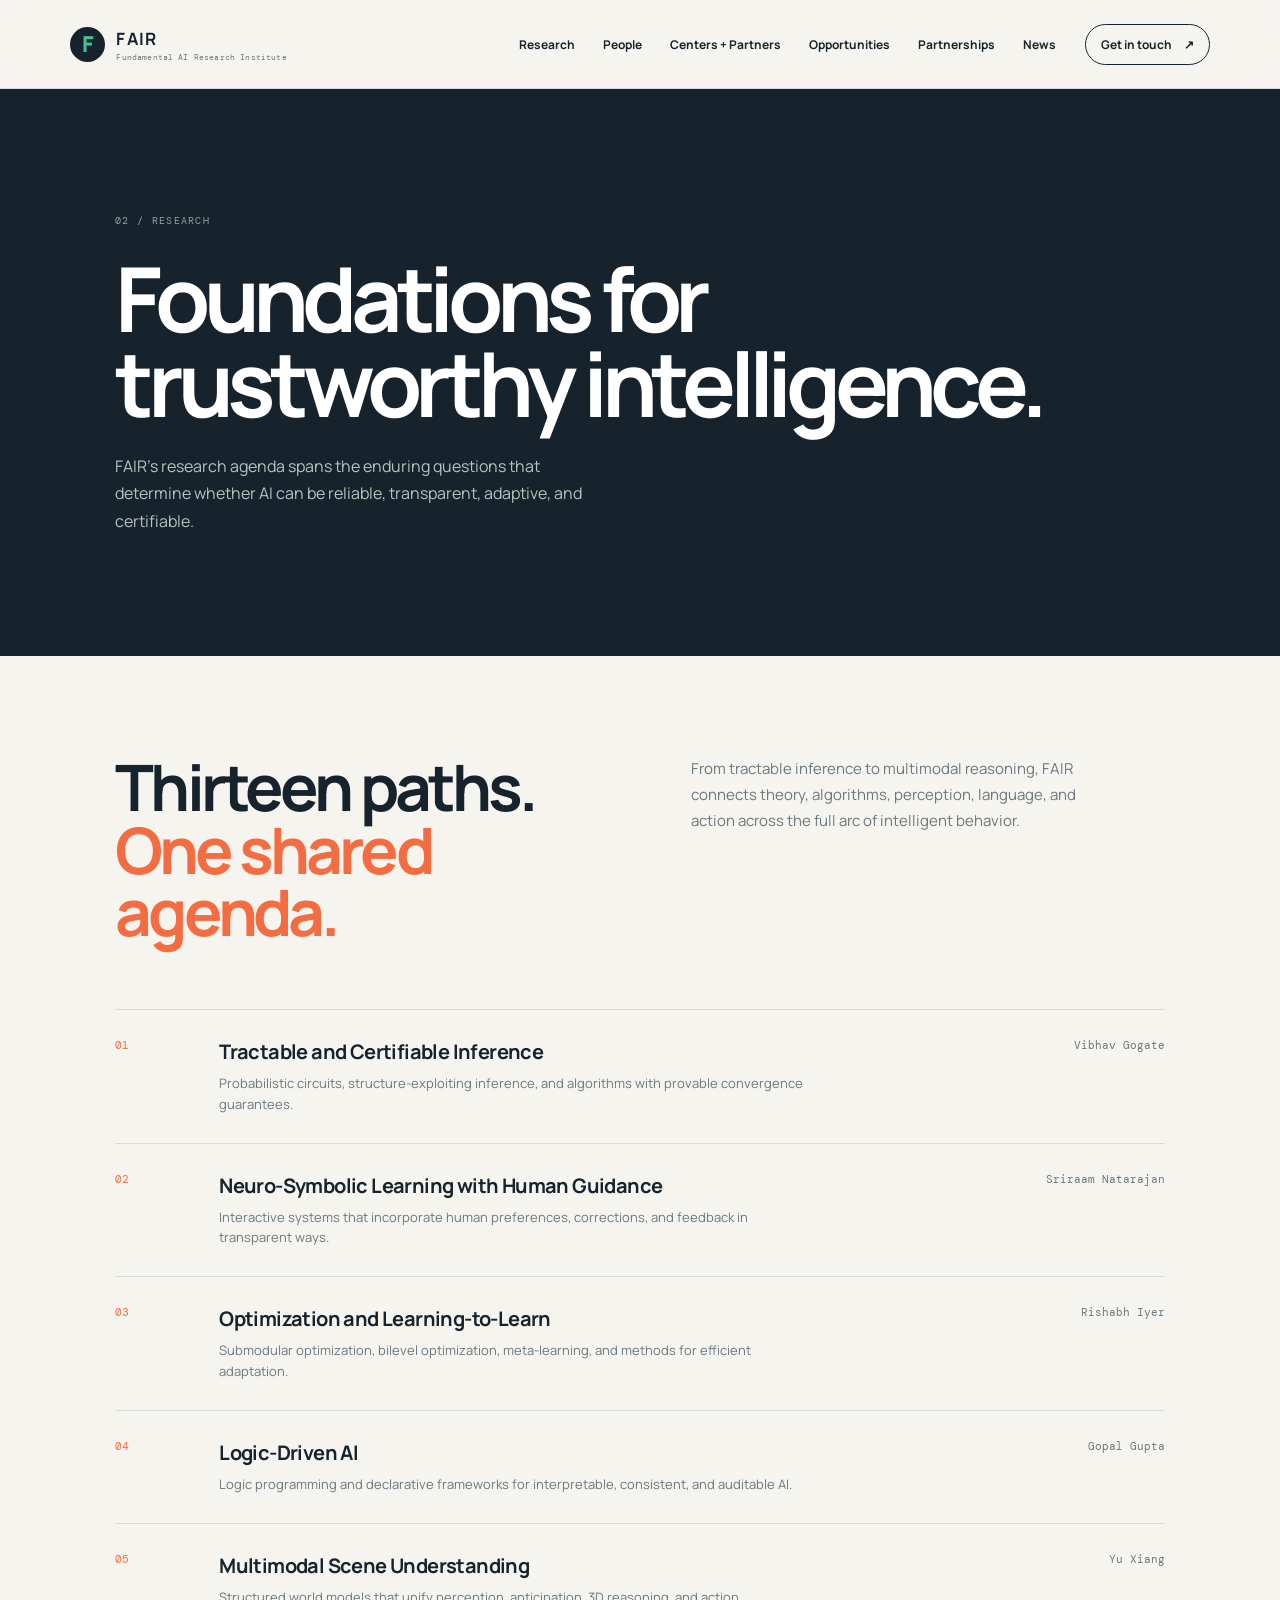
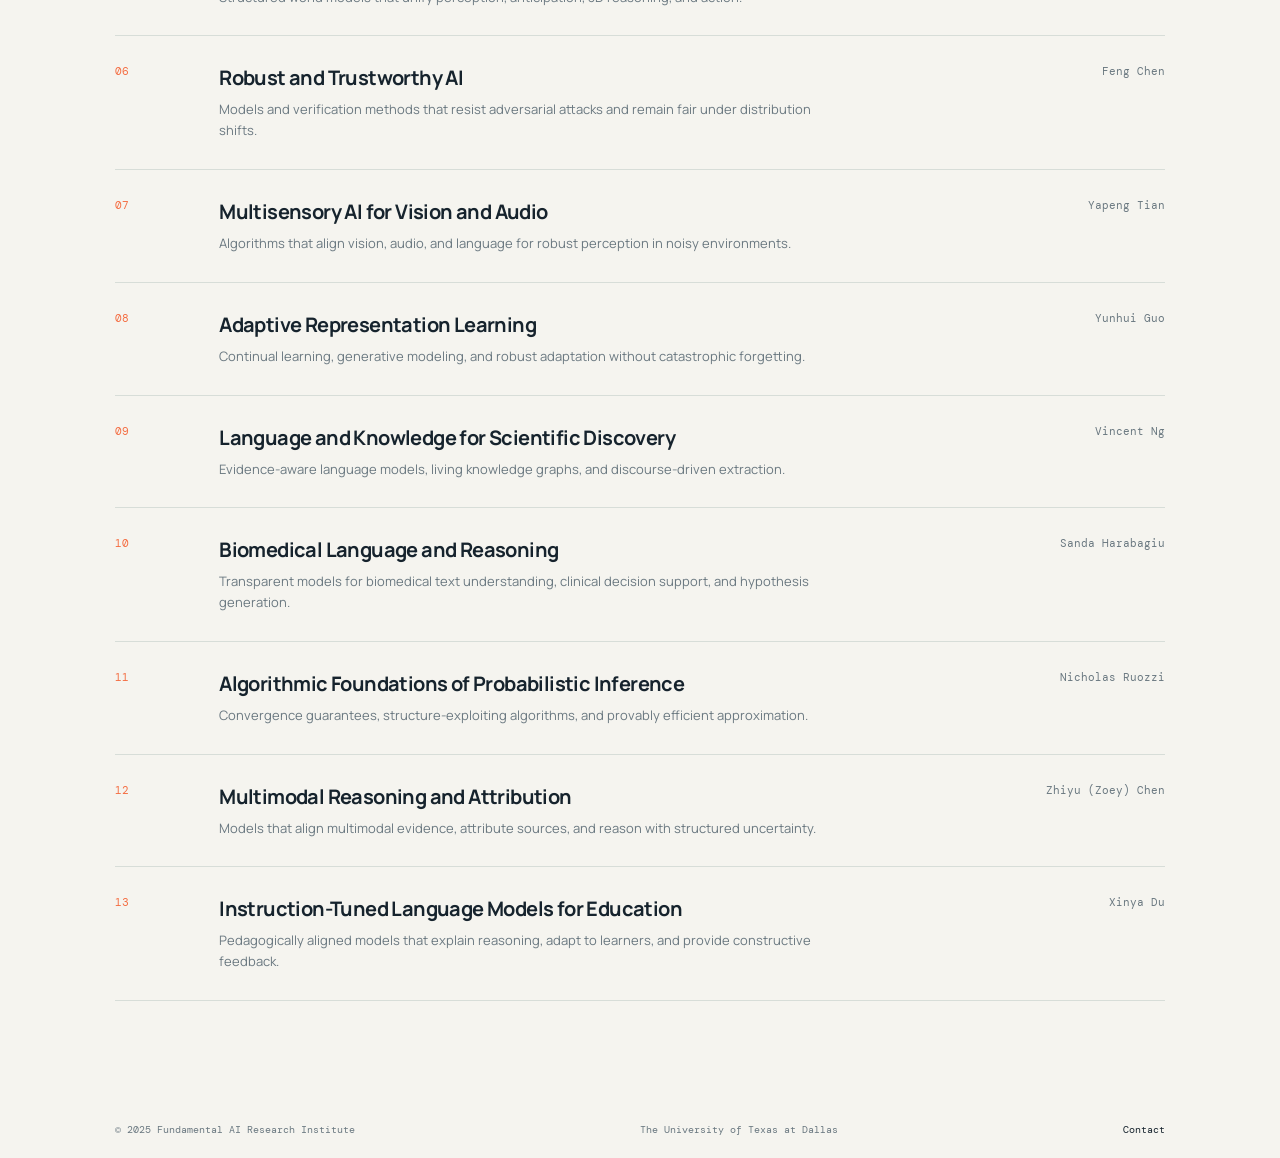
<file: research.html>
<!doctype html>
<html lang="en">
<head>
  <meta charset="UTF-8">
  <meta name="viewport" content="width=device-width, initial-scale=1">
  <meta name="description" content="Fundamental AI Research Institute at The University of Texas at Dallas.">
  <title>Research — FAIR</title>
  <link rel="preconnect" href="https://fonts.googleapis.com">
  <link rel="preconnect" href="https://fonts.gstatic.com" crossorigin>
  <link href="https://fonts.googleapis.com/css2?family=DM+Mono:wght@400;500&family=Manrope:wght@400;500;600;700;800&display=swap" rel="stylesheet">
  <link rel="stylesheet" href="styles.css">
</head>
<body>
  <div class="site-shell">
    <header class="topbar">
      <a class="brand" href="index.html" aria-label="FAIR home">
        <span class="brand-mark">F</span>
        <span><strong>FAIR</strong><small>Fundamental AI Research Institute</small></span>
      </a>
      <button class="menu-toggle" aria-label="Toggle menu" aria-expanded="false"><span></span><span></span></button>
      <nav class="nav" aria-label="Main navigation">
      <a class="active" href="research.html">Research </a>
      <a href="people.html">People </a>
      <a href="centers.html">Centers + Partners </a>
      <a href="opportunities.html">Opportunities </a>
      <a href="partnerships.html">Partnerships </a>
      <a href="news.html">News </a>
      <a class="nav-contact" href="contact.html">Get in touch <span>↗</span></a>
      </nav>
    </header>
    <main>
<section class="subhero compact">
  <div class="section-label">02 / Research</div>
  <h1>Foundations for<br>trustworthy intelligence. </h1>
  <p>FAIR’s research agenda spans the enduring questions that determine whether AI can be reliable, transparent, adaptive, and certifiable.</p>
</section>
<section class="content-page">
  <div class="intro-band">
  <h2>Thirteen paths.<br><em>One shared agenda.</em></h2>
  <p>From tractable inference to multimodal reasoning, FAIR connects theory, algorithms, perception, language, and action across the full arc of intelligent behavior.</p>
</div>

  <div class="thrust-list">
<article>
  <span>01</span>
  <div><h3>Tractable and Certifiable Inference</h3><p>Probabilistic circuits, structure-exploiting inference, and algorithms with provable convergence guarantees.</p></div>
  <b>Vibhav Gogate</b>
</article>
<article>
  <span>02</span>
  <div><h3>Neuro-Symbolic Learning with Human Guidance</h3><p>Interactive systems that incorporate human preferences, corrections, and feedback in transparent ways.</p></div>
  <b>Sriraam Natarajan</b>
</article>
<article>
  <span>03</span>
  <div><h3>Optimization and Learning-to-Learn</h3><p>Submodular optimization, bilevel optimization, meta-learning, and methods for efficient adaptation.</p></div>
  <b>Rishabh Iyer</b>
</article>
<article>
  <span>04</span>
  <div><h3>Logic-Driven AI</h3><p>Logic programming and declarative frameworks for interpretable, consistent, and auditable AI.</p></div>
  <b>Gopal Gupta</b>
</article>
<article>
  <span>05</span>
  <div><h3>Multimodal Scene Understanding</h3><p>Structured world models that unify perception, anticipation, 3D reasoning, and action.</p></div>
  <b>Yu Xiang</b>
</article>
<article>
  <span>06</span>
  <div><h3>Robust and Trustworthy AI</h3><p>Models and verification methods that resist adversarial attacks and remain fair under distribution shifts.</p></div>
  <b>Feng Chen</b>
</article>
<article>
  <span>07</span>
  <div><h3>Multisensory AI for Vision and Audio</h3><p>Algorithms that align vision, audio, and language for robust perception in noisy environments.</p></div>
  <b>Yapeng Tian</b>
</article>
<article>
  <span>08</span>
  <div><h3>Adaptive Representation Learning</h3><p>Continual learning, generative modeling, and robust adaptation without catastrophic forgetting.</p></div>
  <b>Yunhui Guo</b>
</article>
<article>
  <span>09</span>
  <div><h3>Language and Knowledge for Scientific Discovery</h3><p>Evidence-aware language models, living knowledge graphs, and discourse-driven extraction.</p></div>
  <b>Vincent Ng</b>
</article>
<article>
  <span>10</span>
  <div><h3>Biomedical Language and Reasoning</h3><p>Transparent models for biomedical text understanding, clinical decision support, and hypothesis generation.</p></div>
  <b>Sanda Harabagiu</b>
</article>
<article>
  <span>11</span>
  <div><h3>Algorithmic Foundations of Probabilistic Inference</h3><p>Convergence guarantees, structure-exploiting algorithms, and provably efficient approximation.</p></div>
  <b>Nicholas Ruozzi</b>
</article>
<article>
  <span>12</span>
  <div><h3>Multimodal Reasoning and Attribution</h3><p>Models that align multimodal evidence, attribute sources, and reason with structured uncertainty.</p></div>
  <b>Zhiyu (Zoey) Chen</b>
</article>
<article>
  <span>13</span>
  <div><h3>Instruction-Tuned Language Models for Education</h3><p>Pedagogically aligned models that explain reasoning, adapt to learners, and provide constructive feedback.</p></div>
  <b>Xinya Du</b>
</article>

  </div>
</section>

    </main>
    <footer class="footer">
      <span>© 2025 Fundamental AI Research Institute</span>
      <span>The University of Texas at Dallas</span>
      <a href="contact.html">Contact</a>
    </footer>
  </div>
  <script src="app.js"></script>
</body>
</html>
</file>
<file: styles.css>
:root{--ink:#16232d;--muted:#6a7880;--paper:#f5f4ef;--green:#45c58b;--mint:#d8f1e5;--line:#d7ddd8;--orange:#f46d42}*{box-sizing:border-box}html{scroll-behavior:smooth}body{margin:0;background:var(--paper);color:var(--ink);font-family:Manrope,Arial,sans-serif}a{color:inherit;text-decoration:none}.site-shell{max-width:1600px;margin:auto;overflow:hidden}.topbar{height:89px;padding:0 5.5vw;display:flex;align-items:center;justify-content:space-between;border-bottom:1px solid var(--line);background:rgba(245,244,239,.92);position:sticky;top:0;z-index:10;backdrop-filter:blur(14px)}.brand{display:flex;align-items:center;gap:11px}.brand-mark{display:grid;place-items:center;width:35px;height:35px;background:var(--ink);color:var(--green);font-size:22px;font-weight:800;border-radius:50%}.brand strong{display:block;font-size:17px;letter-spacing:.08em}.brand small{display:block;font-family:"DM Mono",monospace;font-size:8px;color:var(--muted);letter-spacing:.02em;margin-top:2px}.nav{display:flex;align-items:center;gap:2.2vw;font-size:12px;font-weight:700}.nav a{transition:color .2s}.nav a:hover,.text-link:hover{color:var(--orange)}.nav-contact{border:1px solid var(--ink);padding:11px 15px;border-radius:30px}.nav-contact span,.button span,.text-link span{margin-left:10px}.menu-toggle{display:none}.page-section{padding:115px 9vw}.hero{min-height:690px;padding-top:115px;position:relative;display:flex;justify-content:space-between;align-items:center}.eyebrow,.section-label{font-family:"DM Mono",monospace;text-transform:uppercase;font-size:10px;letter-spacing:.13em;color:var(--muted)}.eyebrow span{color:var(--green);padding:0 8px}.hero h1{font-size:clamp(48px,6vw,92px);line-height:.98;letter-spacing:-.065em;margin:30px 0 27px;font-weight:700}.hero h1 em,.section-heading em,.display-copy,.dark-band em,.partnership-content em,.education em,.news em,.contact em{color:var(--orange);font-style:normal}.hero-intro{max-width:470px;font-size:16px;line-height:1.65;color:#516168;margin-bottom:34px}.button{display:inline-flex;align-items:center;padding:15px 20px;border-radius:30px;font-size:12px;font-weight:800;transition:transform .2s,background .2s}.button:hover{transform:translateY(-3px)}.button-dark{background:var(--ink);color:white}.button-dark:hover{background:#243740}.hero-visual{width:min(44vw,570px);height:min(44vw,570px);min-width:370px;position:relative;background:var(--mint);border-radius:50%}.orbit{border:1px solid rgba(22,35,45,.19);border-radius:50%;position:absolute;inset:15%}.orbit-two{inset:25%;border-style:dashed}.orbit-three{inset:39%;border-color:var(--orange)}.core{position:absolute;left:50%;top:50%;transform:translate(-50%,-50%);width:115px;height:115px;border-radius:50%;display:grid;place-content:center;text-align:center;background:var(--ink);color:white;font-size:29px;line-height:.7;font-weight:800;letter-spacing:-.08em}.core span{font:9px "DM Mono";color:var(--green);letter-spacing:.08em;margin-top:11px}.constellation{position:absolute;inset:4%;width:92%;height:92%;fill:none;stroke:var(--ink);stroke-width:1}.node{position:absolute;background:var(--paper);border:1px solid var(--ink);padding:8px 12px;border-radius:20px;font:10px "DM Mono"}.node-a{top:13%;left:17%}.node-b{top:29%;right:9%}.node-c{bottom:18%;left:9%}.node-d{bottom:9%;right:24%}.scroll-cue{position:absolute;bottom:44px;left:9vw;display:flex;gap:10px;align-items:center;color:var(--muted);font:10px "DM Mono"}.scroll-cue span{display:block;width:28px;border-top:1px solid var(--orange)}.statement{border-top:1px solid var(--line);display:grid;grid-template-columns:25% 1fr;gap:4vw}.statement-content{max-width:850px}.display-copy{font-size:clamp(31px,4vw,58px);line-height:1.06;letter-spacing:-.05em;margin:0 0 38px;font-weight:700}.body-copy{max-width:510px;font-size:15px;line-height:1.75;color:var(--muted)}.section-heading{display:flex;justify-content:space-between;align-items:flex-end;margin-bottom:60px}.section-heading h2,.partnership-content h2,.education h2,.news h2,.contact h2{font-size:clamp(40px,5vw,72px);line-height:.98;letter-spacing:-.06em;margin:24px 0 0}.section-heading>p{max-width:380px;color:var(--muted);font-size:14px;line-height:1.7;margin:0}.research{background:#e9eee9}.research-grid{display:grid;grid-template-columns:repeat(3,1fr);gap:1px;background:var(--line);border:1px solid var(--line)}.research-card{min-height:250px;background:var(--paper);padding:28px 30px;position:relative;transition:background .25s,transform .25s}.research-card:hover{background:var(--mint);transform:translateY(-4px);z-index:1}.research-card.featured{background:var(--ink);color:white}.research-card.featured p{color:#b9c5c2}.card-number,.people-list span,.opportunity-stack span{font:10px "DM Mono";color:var(--orange)}.research-card h3{font-size:25px;letter-spacing:-.04em;margin:62px 0 12px}.research-card p{font-size:13px;line-height:1.6;color:var(--muted);max-width:240px}.card-arrow{position:absolute;right:29px;top:26px;font-size:18px}.people{background:var(--paper)}.people-list{border-top:1px solid var(--ink)}.people-list>div{display:grid;grid-template-columns:8% 45% 1fr;align-items:center;padding:24px 0;border-bottom:1px solid var(--line)}.people-list h3{margin:0;font-size:22px;letter-spacing:-.04em}.people-list p{margin:0;color:var(--muted);font-size:12px}.pending-note{font:10px "DM Mono";color:var(--muted);margin-top:28px}.dark-band{background:var(--ink);color:white}.dark-band .section-label{color:#8ea29e}.dark-band-grid,.partnership-content,.education-grid{display:grid;grid-template-columns:1fr 1fr;gap:8vw;margin-top:25px}.dark-band h2{font-size:clamp(42px,5vw,76px);line-height:.98;letter-spacing:-.065em;margin:0}.dark-band p,.partnership-content p,.education p{color:#aebdb9;line-height:1.75;font-size:15px;max-width:400px}.text-link{display:inline-block;margin-top:30px;color:var(--green);font:12px "DM Mono"}.partner-lines{display:grid;grid-template-columns:repeat(4,1fr);gap:12px;border-top:1px solid #3a4b50;margin-top:115px;padding-top:20px;color:#93a5a2;font:10px "DM Mono"}.partnerships{background:var(--green)}.partnership-content h2{margin-top:25px}.partnership-content p{color:#245345}.partnership-content .small-copy{font-size:12px;margin-top:22px}.button-outline{border:1px solid var(--ink);margin-top:15px}.button-outline:hover{background:var(--ink);color:white}.education-grid{margin-top:25px}.education h2{margin:0}.opportunity-stack>div{display:grid;grid-template-columns:12% 1fr;grid-template-rows:auto auto;border-top:1px solid var(--line);padding:20px 0}.opportunity-stack span{grid-row:1 / 3}.opportunity-stack h3{font-size:20px;margin:0}.opportunity-stack p{font-size:12px;margin:5px 0 0}.news{background:#e9eee9}.news-intro{display:flex;justify-content:space-between;align-items:flex-end;margin-top:25px}.news-intro h2{margin:0}.news-intro p{color:var(--muted);font-size:14px;max-width:300px;line-height:1.6}.empty-news{margin-top:65px;min-height:160px;border-top:1px solid var(--line);display:flex;justify-content:space-between;align-items:flex-start;padding-top:20px}.empty-news span{color:var(--orange);font:10px "DM Mono";text-transform:uppercase}.empty-news p{color:var(--muted);font-size:13px}.contact{background:var(--orange);color:var(--ink);position:relative;overflow:hidden}.contact .section-label{color:#73402d}.contact h2{position:relative}.contact>p{position:relative;max-width:400px;font-size:15px;line-height:1.7;margin:35px 0}.button-light{background:var(--ink);color:white;position:relative}.contact-orb{position:absolute;right:-10%;top:3%;width:480px;height:480px;border:1px solid rgba(22,35,45,.3);border-radius:50%;box-shadow:0 0 0 70px rgba(22,35,45,.04),0 0 0 140px rgba(22,35,45,.04)}.contact-footer{border-top:1px solid rgba(22,35,45,.35);margin-top:120px;padding-top:18px;display:flex;justify-content:space-between;font:10px "DM Mono"}.footer{display:flex;justify-content:space-between;padding:22px 9vw;color:var(--muted);font:10px "DM Mono"}.footer a{color:var(--ink)}
@media(max-width:800px){.topbar{height:73px;padding:0 6vw}.menu-toggle{display:flex;background:none;border:0;flex-direction:column;gap:5px;padding:8px}.menu-toggle span{width:24px;border-top:2px solid var(--ink)}.nav{display:none;position:absolute;top:73px;left:0;right:0;padding:20px 6vw 25px;background:var(--paper);border-bottom:1px solid var(--line);flex-direction:column;align-items:flex-start;gap:20px}.nav.open{display:flex}.hero{padding-top:80px;display:block;min-height:auto}.hero h1{font-size:52px}.hero-visual{width:75vw;height:75vw;min-width:0;margin:65px auto 25px}.scroll-cue{display:none}.page-section{padding:80px 7vw}.statement{display:block}.statement .section-label{margin-bottom:35px}.section-heading,.news-intro{display:block}.section-heading>p{margin-top:28px}.research-grid{grid-template-columns:1fr 1fr}.research-card{min-height:220px;padding:22px}.research-card h3{font-size:21px;margin-top:47px}.people-list>div{grid-template-columns:12% 1fr;gap:10px}.people-list p{grid-column:2}.dark-band-grid,.partnership-content,.education-grid{grid-template-columns:1fr;gap:25px}.partner-lines{grid-template-columns:1fr 1fr;margin-top:70px;gap:20px}.contact-orb{right:-35%;top:15%;width:360px;height:360px}.contact-footer{margin-top:80px;gap:20px;flex-direction:column}.footer{padding:20px 7vw;gap:12px;flex-wrap:wrap}}
@media(max-width:480px){.research-grid{grid-template-columns:1fr}.hero-visual{width:86vw;height:86vw}.node{font-size:8px;padding:6px 8px}.brand small{font-size:7px}.hero h1{font-size:46px}}
.nav a.active{color:var(--orange)}.subhero{padding:125px 9vw 105px;background:var(--ink);color:white}.subhero .section-label{color:#91a49f}.subhero h1{font-size:clamp(52px,7vw,100px);line-height:.95;letter-spacing:-.07em;margin:28px 0}.subhero h1 em{color:var(--green);font-style:normal}.subhero>p{max-width:480px;color:#b6c4c0;font-size:16px;line-height:1.7}.subhero.compact{min-height:450px}.orange-hero{background:var(--orange);color:var(--ink)}.orange-hero .section-label{color:#72412f}.orange-hero h1 em{color:var(--ink)}.orange-hero>p{color:#51372f}.content-page{padding:100px 9vw}.intro-band{display:grid;grid-template-columns:1fr 1fr;gap:8vw;padding-bottom:65px;border-bottom:1px solid var(--line)}.intro-band h2{font-size:clamp(40px,5vw,70px);line-height:.98;letter-spacing:-.06em;margin:0}.intro-band h2 em{font-style:normal;color:var(--orange)}.intro-band p{max-width:410px;color:var(--muted);line-height:1.75;font-size:15px;margin:0}.thrust-list article,.entity-list>div,.partnership-rows>div{display:grid;grid-template-columns:8% 1fr 22%;gap:20px;padding:28px 0;border-bottom:1px solid var(--line);align-items:start}.thrust-list article>span,.entity-list span,.partnership-rows>div>span{font:11px "DM Mono";color:var(--orange)}.thrust-list h3,.entity-list h3,.partnership-rows h3{margin:0;font-size:20px;letter-spacing:-.03em}.thrust-list p,.entity-list p,.partnership-rows p{color:var(--muted);font-size:13px;line-height:1.6;margin:8px 0 0;max-width:600px}.thrust-list b{font:11px "DM Mono";font-weight:400;color:var(--muted);text-align:right}.people-group{padding:65px 0 0}.people-group>h2{font-size:clamp(30px,3vw,44px);letter-spacing:-.05em;margin:0 0 25px}.profile-grid{display:grid;grid-template-columns:1fr 1fr;gap:1px;background:var(--line)}.profile{background:var(--paper);padding:30px}.featured-profile{background:var(--mint)}.profile>span,.name-grid p,.group-intro{color:var(--muted);font:10px "DM Mono";text-transform:uppercase;letter-spacing:.08em}.profile h3{font-size:30px;letter-spacing:-.05em;margin:45px 0 10px}.profile p{max-width:340px;color:#506168;font-size:13px;line-height:1.65}.name-grid{display:grid;grid-template-columns:repeat(3,1fr);gap:1px;background:var(--line);border:1px solid var(--line)}.name-grid>div{background:var(--paper);padding:23px}.name-grid h3{margin:0;font-size:17px}.name-grid p{font-size:9px;line-height:1.4;margin:8px 0 0;text-transform:none;letter-spacing:0}.group-intro{font-size:11px;line-height:1.7;text-transform:none;max-width:610px}.faculty-cloud{font-size:21px;line-height:1.9;letter-spacing:-.03em;max-width:1000px}.partner-intro{margin-top:110px}.entity-list>div{grid-template-columns:8% 42% 1fr}.partner-list p{margin-top:0}.opportunity-cards{display:grid;grid-template-columns:repeat(3,1fr);gap:1px;background:var(--line);margin-top:65px}.opportunity-cards article{background:var(--paper);padding:28px;min-height:225px}.opportunity-cards span{font:11px "DM Mono";color:var(--orange)}.opportunity-cards h3{margin:58px 0 10px;font-size:20px}.opportunity-cards p{color:var(--muted);font-size:13px;line-height:1.6;margin:0}.callout,.application-band{background:var(--green);margin-top:80px;padding:45px}.callout>span{font:10px "DM Mono";text-transform:uppercase}.callout h2,.application-band h2{font-size:clamp(37px,4vw,60px);letter-spacing:-.06em;line-height:.98;margin:28px 0}.partnership-rows{margin-top:65px}.partnership-rows>div{grid-template-columns:8% 1fr}.application-band{background:var(--orange)}.application-band p{max-width:380px;color:#51372f;font-size:14px;line-height:1.7;margin:0 0 25px}.large-empty{padding:80px 0 140px;display:block}.large-empty h2{font-size:clamp(45px,6vw,82px);line-height:.95;letter-spacing:-.07em;margin:40px 0 25px}.large-empty h2 em{color:var(--orange);font-style:normal}.large-empty p{color:var(--muted);font-size:15px}.contact-page{min-height:720px;padding-top:120px}.contact-page h1{font-size:clamp(52px,7vw,100px);line-height:.95;letter-spacing:-.07em;margin:28px 0}.contact-page h1 em{color:var(--ink);font-style:normal}.contact-page>p{max-width:420px;font-size:16px;line-height:1.7;margin:35px 0}.contact-details{display:grid;grid-template-columns:1fr 1fr;gap:8vw;border-top:1px solid rgba(22,35,45,.3);margin-top:120px;padding-top:20px}.contact-details span{font:10px "DM Mono";text-transform:uppercase}.contact-details p{font-size:13px;line-height:1.65}.contact-details small{font-size:10px}.contact-details a{text-decoration:underline}@media(max-width:800px){.subhero{padding:90px 7vw 75px;min-height:390px}.content-page{padding:70px 7vw}.intro-band,.profile-grid,.contact-details{grid-template-columns:1fr;gap:28px}.thrust-list article,.entity-list>div{grid-template-columns:12% 1fr}.thrust-list b{grid-column:2;text-align:left}.name-grid,.opportunity-cards{grid-template-columns:1fr 1fr}.opportunity-cards article{min-height:195px;padding:22px}.opportunity-cards h3{margin-top:38px;font-size:18px}.faculty-cloud{font-size:18px}.partner-intro{margin-top:75px}.partnership-rows>div{grid-template-columns:12% 1fr}.contact-page{padding-top:90px}.contact-details{margin-top:85px}}@media(max-width:480px){.name-grid,.opportunity-cards{grid-template-columns:1fr}.faculty-cloud{font-size:16px}}
</file>
